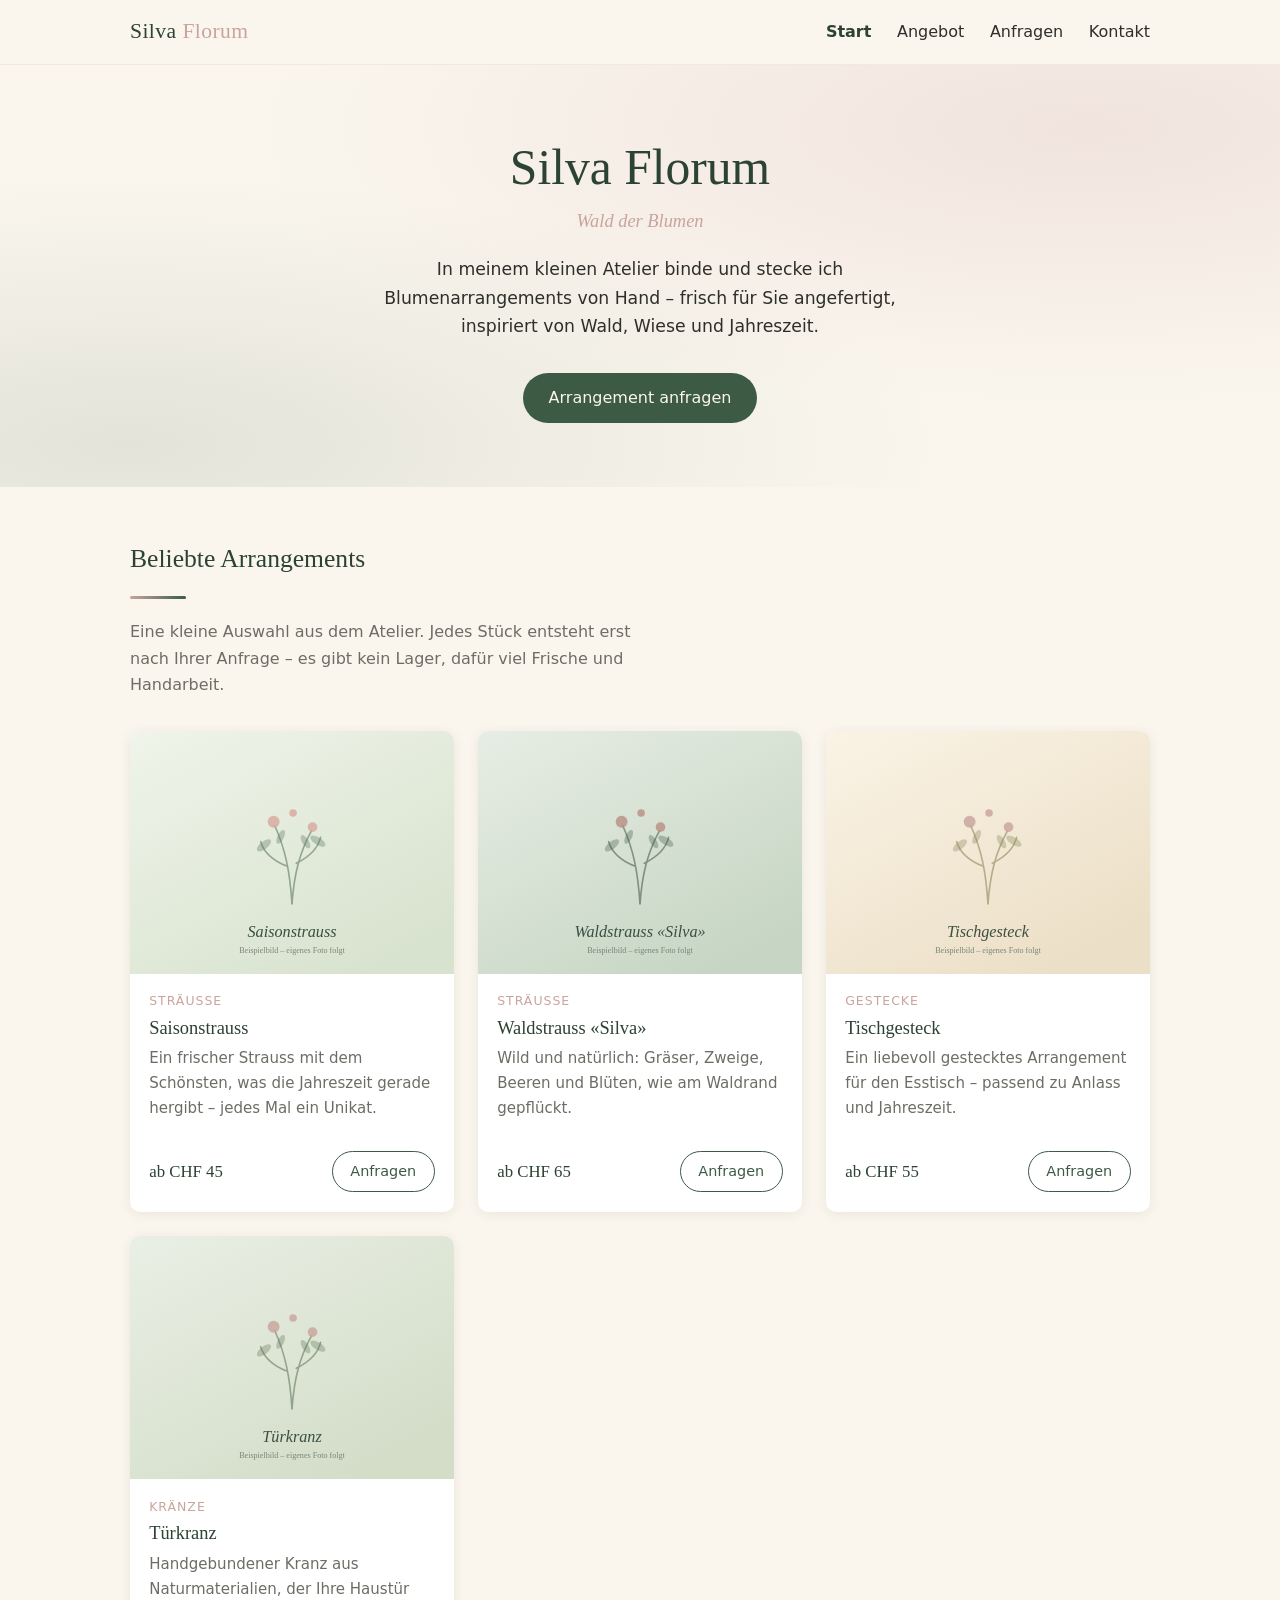
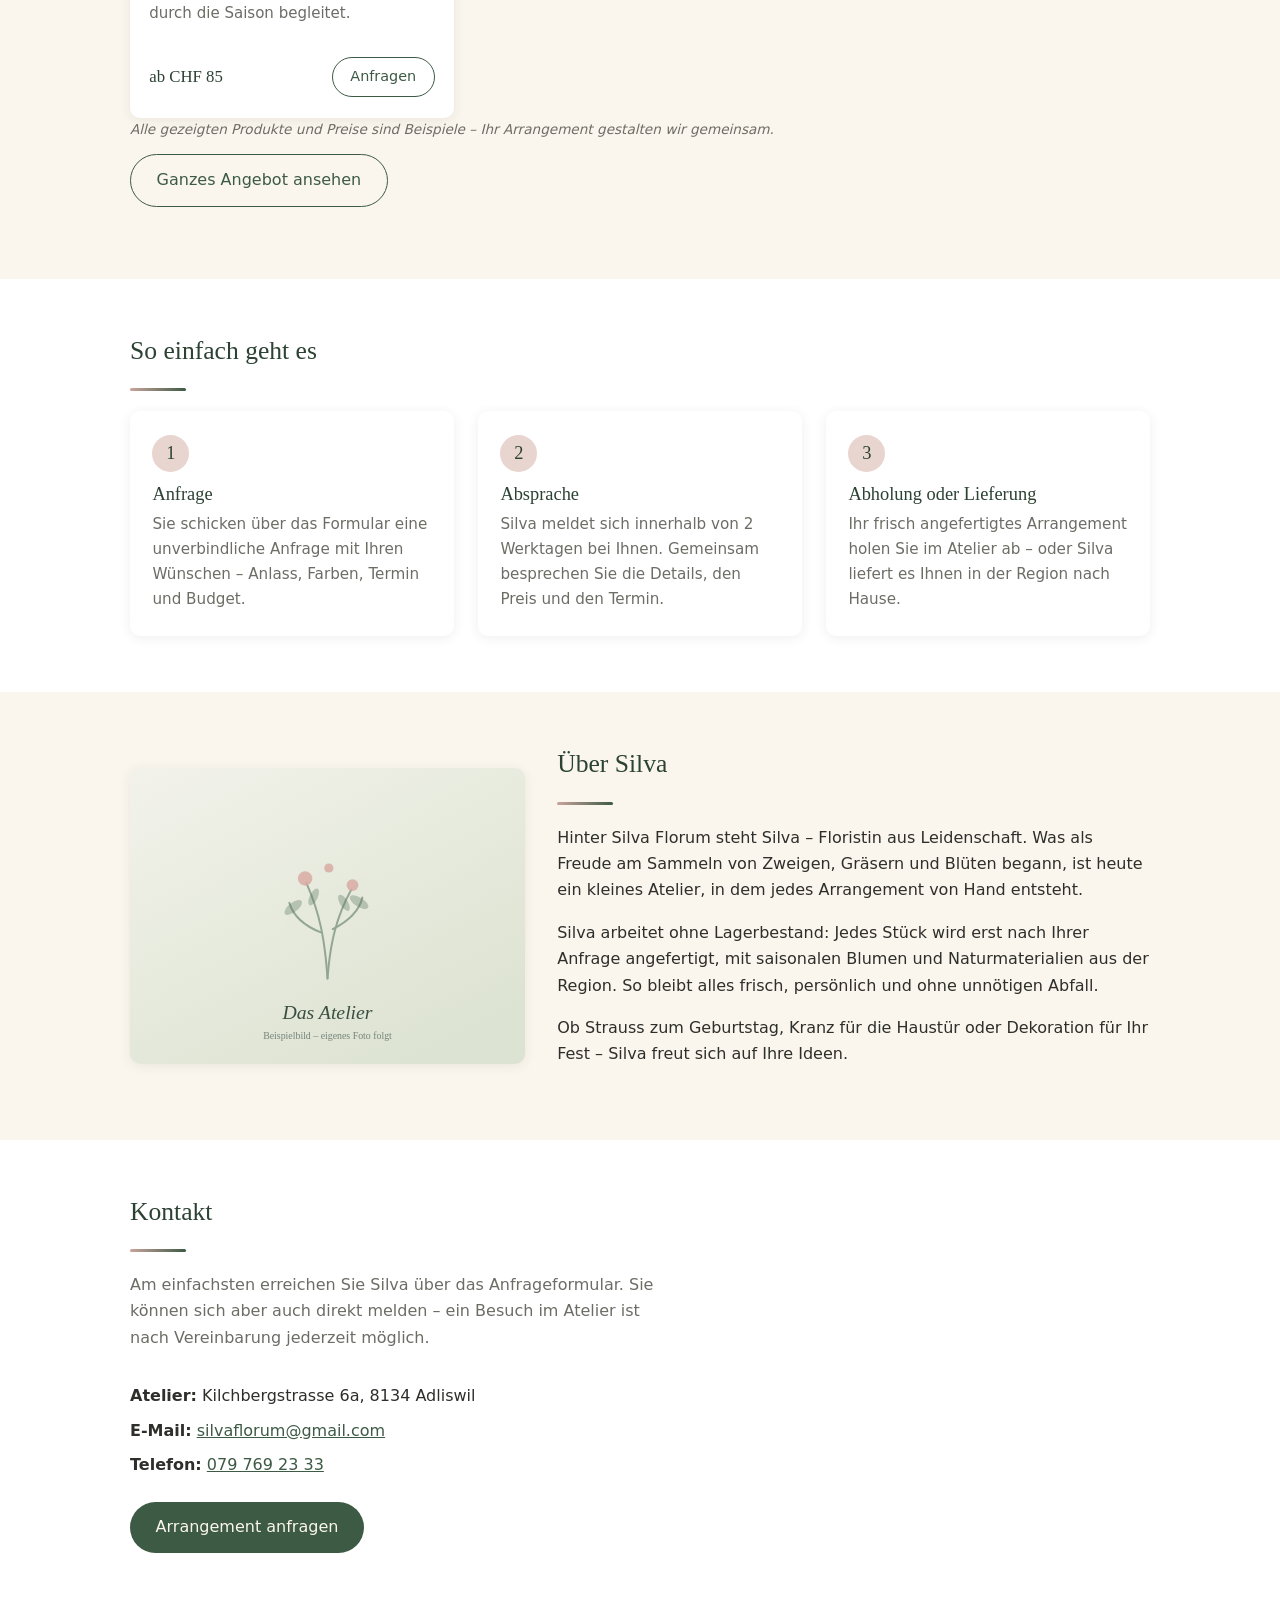
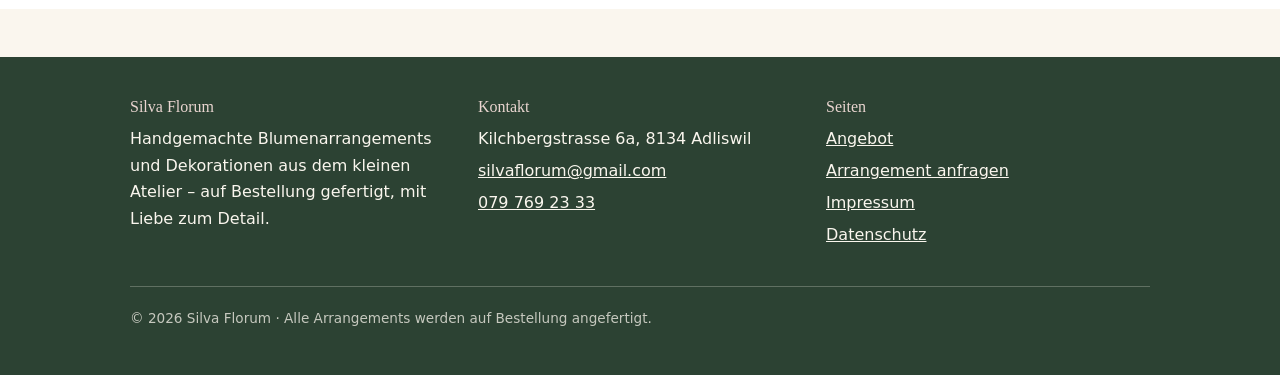
<file: index.html>
<!DOCTYPE html>
<html lang="de-CH">
<head>
  <meta charset="UTF-8">
  <meta name="viewport" content="width=device-width, initial-scale=1.0">
  <title>Silva Florum – Wald der Blumen | Blumenatelier</title>
  <meta name="description" content="Silva Florum – handgemachte Blumenarrangements und Dekorationen auf Bestellung. Kleines Blumenatelier in der Schweiz, Abholung im Atelier oder regionale Lieferung.">
  <link rel="stylesheet" href="css/style.css">
</head>
<body>

  <!-- ================= Header (auf allen Seiten identisch) ================= -->
  <header class="kopf">
    <div class="inhalt kopf-innen">
      <a class="logo" href="index.html">Silva <span>Florum</span></a>
      <button class="nav-knopf" aria-expanded="false" aria-controls="hauptnavigation" aria-label="Menü öffnen oder schliessen">
        <span></span><span></span><span></span>
      </button>
      <nav class="navigation" id="hauptnavigation" aria-label="Hauptnavigation">
        <ul>
          <li><a href="index.html" aria-current="page">Start</a></li>
          <li><a href="angebot.html">Angebot</a></li>
          <li><a href="bestellen.html">Anfragen</a></li>
          <li><a href="index.html#kontakt">Kontakt</a></li>
        </ul>
      </nav>
    </div>
  </header>

  <main>

    <!-- ================= Hero ================= -->
    <section class="hero">
      <div class="inhalt">
        <h1>Silva Florum</h1>
        <p class="untertitel">Wald der Blumen</p>
        <p class="einleitung">
          In meinem kleinen Atelier binde und stecke ich Blumenarrangements von Hand –
          frisch für Sie angefertigt, inspiriert von Wald, Wiese und Jahreszeit.
        </p>
        <a class="button button--primaer" href="bestellen.html">Arrangement anfragen</a>
      </div>
    </section>

    <!-- ================= Hervorgehobene Arrangements ================= -->
    <section class="abschnitt">
      <div class="inhalt">
        <h2>Beliebte Arrangements</h2>
        <hr class="zier-linie">
        <p class="abschnitt-untertitel">
          Eine kleine Auswahl aus dem Atelier. Jedes Stück entsteht erst nach Ihrer
          Anfrage – es gibt kein Lager, dafür viel Frische und Handarbeit.
        </p>
        <div class="karten-raster" id="hervorgehobene-produkte">
          <!-- Karten werden per JavaScript aus data/products.js eingesetzt -->
        </div>
        <p class="beispiel-hinweis">
          Alle gezeigten Produkte und Preise sind Beispiele – Ihr Arrangement gestalten wir gemeinsam.
        </p>
        <p><a class="button button--sekundaer" href="angebot.html">Ganzes Angebot ansehen</a></p>
      </div>
    </section>

    <!-- ================= Ablauf in 3 Schritten ================= -->
    <section class="abschnitt abschnitt--hell">
      <div class="inhalt">
        <h2>So einfach geht es</h2>
        <hr class="zier-linie">
        <div class="schritte">
          <div class="schritt">
            <h3>Anfrage</h3>
            <p>
              Sie schicken über das Formular eine unverbindliche Anfrage mit Ihren
              Wünschen – Anlass, Farben, Termin und Budget.
            </p>
          </div>
          <div class="schritt">
            <h3>Absprache</h3>
            <p>
              Silva meldet sich innerhalb von 2 Werktagen bei Ihnen. Gemeinsam
              besprechen Sie die Details, den Preis und den Termin.
            </p>
          </div>
          <div class="schritt">
            <h3>Abholung oder Lieferung</h3>
            <p>
              Ihr frisch angefertigtes Arrangement holen Sie im Atelier ab – oder
              Silva liefert es Ihnen in der Region nach Hause.
            </p>
          </div>
        </div>
      </div>
    </section>

    <!-- ================= Über Silva ================= -->
    <section class="abschnitt">
      <div class="inhalt ueber">
        <div class="ueber-bild">
          <img src="images/atelier.svg" alt="Beispielbild: Das Atelier von Silva Florum">
        </div>
        <div>
          <h2>Über Silva</h2>
          <hr class="zier-linie">
          <!-- TODO: Die drei Absätze unten durch Silvas eigene Geschichte ersetzen.
               Jeder Absatz steht zwischen <p> und </p> – diese Klammern stehen lassen. -->
          <p>
            Hinter Silva Florum steht Silva – Floristin aus Leidenschaft. Was als
            Freude am Sammeln von Zweigen, Gräsern und Blüten begann, ist heute ein
            kleines Atelier, in dem jedes Arrangement von Hand entsteht.
          </p>
          <p>
            Silva arbeitet ohne Lagerbestand: Jedes Stück wird erst nach Ihrer
            Anfrage angefertigt, mit saisonalen Blumen und Naturmaterialien aus der
            Region. So bleibt alles frisch, persönlich und ohne unnötigen Abfall.
          </p>
          <p>
            Ob Strauss zum Geburtstag, Kranz für die Haustür oder Dekoration für
            Ihr Fest – Silva freut sich auf Ihre Ideen.
          </p>
        </div>
      </div>
    </section>

    <!-- ================= Kontakt ================= -->
    <section class="abschnitt abschnitt--hell" id="kontakt">
      <div class="inhalt">
        <h2>Kontakt</h2>
        <hr class="zier-linie">
        <p class="abschnitt-untertitel">
          Am einfachsten erreichen Sie Silva über das Anfrageformular. Sie können
          sich aber auch direkt melden – ein Besuch im Atelier ist nach Vereinbarung
          jederzeit möglich.
        </p>
        <ul class="kontakt-liste">
          <!-- Angaben kommen automatisch aus data/einstellungen.js -->
          <li><strong>Atelier:</strong> <span data-feld="adresse"></span></li>
          <li><strong>E-Mail:</strong> <a data-feld="email"></a></li>
          <li><strong>Telefon:</strong> <a data-feld="telefon"></a></li>
        </ul>
        <a class="button button--primaer" href="bestellen.html">Arrangement anfragen</a>
      </div>
    </section>

  </main>

  <!-- ================= Footer (auf allen Seiten identisch) ================= -->
  <footer class="fuss">
    <div class="inhalt">
      <div class="fuss-raster">
        <div>
          <h3>Silva Florum</h3>
          <p>
            Handgemachte Blumenarrangements und Dekorationen aus dem kleinen
            Atelier – auf Bestellung gefertigt, mit Liebe zum Detail.
          </p>
        </div>
        <div>
          <h3>Kontakt</h3>
          <ul>
            <!-- Angaben kommen automatisch aus data/einstellungen.js -->
            <li><span data-feld="adresse"></span></li>
            <li><a data-feld="email"></a></li>
            <li><a data-feld="telefon"></a></li>
          </ul>
        </div>
        <div>
          <h3>Seiten</h3>
          <ul>
            <li><a href="angebot.html">Angebot</a></li>
            <li><a href="bestellen.html">Arrangement anfragen</a></li>
            <li><a href="impressum.html">Impressum</a></li>
            <li><a href="datenschutz.html">Datenschutz</a></li>
          </ul>
        </div>
      </div>
      <p class="fuss-unten">
        © <span id="jahr">2026</span> Silva Florum · Alle Arrangements werden auf Bestellung angefertigt.
      </p>
    </div>
  </footer>

  <script src="data/products.js"></script>
  <script src="data/einstellungen.js"></script>
  <script src="js/main.js"></script>
  <script>
    // Auf der Startseite nur die hervorgehobenen Produkte zeigen
    document.addEventListener("DOMContentLoaded", function () {
      zeigeProdukte("hervorgehobene-produkte", true);
    });
  </script>
</body>
</html>
</file>
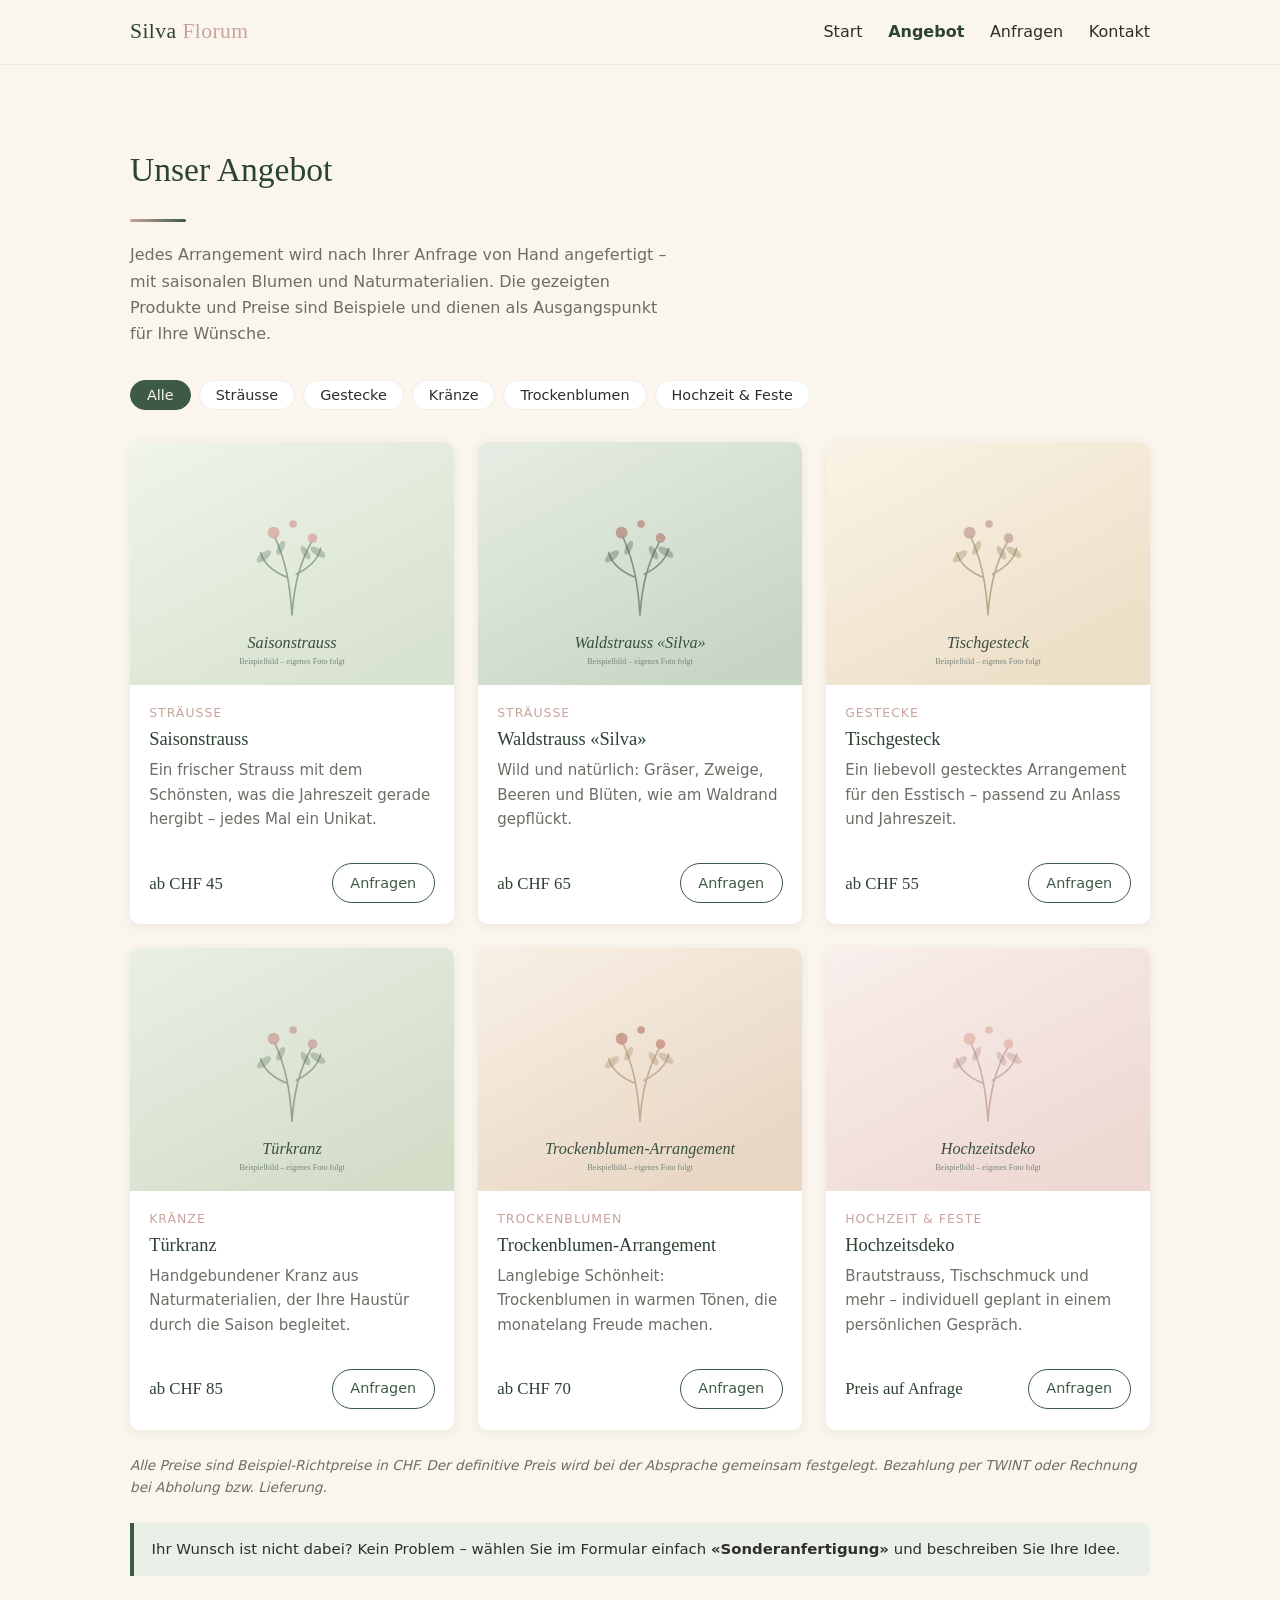
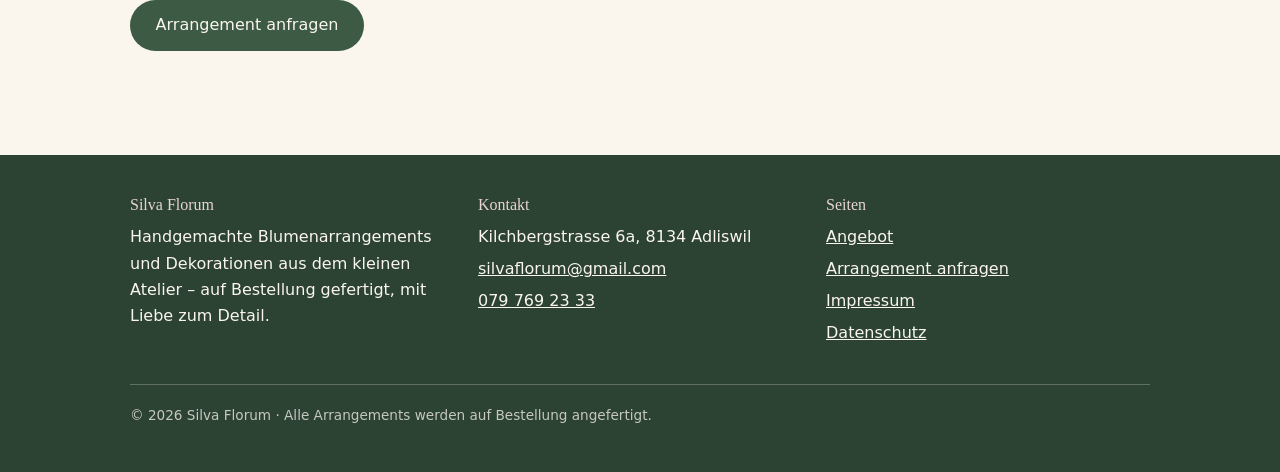
<file: angebot.html>
<!DOCTYPE html>
<html lang="de-CH">
<head>
  <meta charset="UTF-8">
  <meta name="viewport" content="width=device-width, initial-scale=1.0">
  <title>Angebot | Silva Florum – Wald der Blumen</title>
  <meta name="description" content="Das Angebot von Silva Florum: Sträusse, Gestecke, Kränze, Trockenblumen und Hochzeitsdeko – alles handgemacht und auf Bestellung angefertigt.">
  <link rel="stylesheet" href="css/style.css">
</head>
<body>

  <!-- ================= Header (auf allen Seiten identisch) ================= -->
  <header class="kopf">
    <div class="inhalt kopf-innen">
      <a class="logo" href="index.html">Silva <span>Florum</span></a>
      <button class="nav-knopf" aria-expanded="false" aria-controls="hauptnavigation" aria-label="Menü öffnen oder schliessen">
        <span></span><span></span><span></span>
      </button>
      <nav class="navigation" id="hauptnavigation" aria-label="Hauptnavigation">
        <ul>
          <li><a href="index.html">Start</a></li>
          <li><a href="angebot.html" aria-current="page">Angebot</a></li>
          <li><a href="bestellen.html">Anfragen</a></li>
          <li><a href="index.html#kontakt">Kontakt</a></li>
        </ul>
      </nav>
    </div>
  </header>

  <main>
    <section class="abschnitt">
      <div class="inhalt">
        <h1>Unser Angebot</h1>
        <hr class="zier-linie">
        <p class="abschnitt-untertitel">
          Jedes Arrangement wird nach Ihrer Anfrage von Hand angefertigt – mit
          saisonalen Blumen und Naturmaterialien. Die gezeigten Produkte und Preise
          sind Beispiele und dienen als Ausgangspunkt für Ihre Wünsche.
        </p>

        <!-- Filterknöpfe werden per JavaScript aus den Kategorien erzeugt -->
        <div class="filter-leiste" id="kategorie-filter" role="group" aria-label="Nach Kategorie filtern"></div>

        <div class="karten-raster" id="alle-produkte">
          <!-- Karten werden per JavaScript aus data/products.js eingesetzt -->
        </div>

        <p class="beispiel-hinweis" style="margin-top: 1.5rem;">
          Alle Preise sind Beispiel-Richtpreise in CHF. Der definitive Preis wird
          bei der Absprache gemeinsam festgelegt. Bezahlung per TWINT oder Rechnung
          bei Abholung bzw. Lieferung.
        </p>

        <div class="info-kasten">
          Ihr Wunsch ist nicht dabei? Kein Problem – wählen Sie im Formular einfach
          <strong>«Sonderanfertigung»</strong> und beschreiben Sie Ihre Idee.
        </div>

        <a class="button button--primaer" href="bestellen.html">Arrangement anfragen</a>
      </div>
    </section>
  </main>

  <!-- ================= Footer (auf allen Seiten identisch) ================= -->
  <footer class="fuss">
    <div class="inhalt">
      <div class="fuss-raster">
        <div>
          <h3>Silva Florum</h3>
          <p>
            Handgemachte Blumenarrangements und Dekorationen aus dem kleinen
            Atelier – auf Bestellung gefertigt, mit Liebe zum Detail.
          </p>
        </div>
        <div>
          <h3>Kontakt</h3>
          <ul>
            <!-- Angaben kommen automatisch aus data/einstellungen.js -->
            <li><span data-feld="adresse"></span></li>
            <li><a data-feld="email"></a></li>
            <li><a data-feld="telefon"></a></li>
          </ul>
        </div>
        <div>
          <h3>Seiten</h3>
          <ul>
            <li><a href="angebot.html">Angebot</a></li>
            <li><a href="bestellen.html">Arrangement anfragen</a></li>
            <li><a href="impressum.html">Impressum</a></li>
            <li><a href="datenschutz.html">Datenschutz</a></li>
          </ul>
        </div>
      </div>
      <p class="fuss-unten">
        © <span id="jahr">2026</span> Silva Florum · Alle Arrangements werden auf Bestellung angefertigt.
      </p>
    </div>
  </footer>

  <script src="data/products.js"></script>
  <script src="data/einstellungen.js"></script>
  <script src="js/main.js"></script>
  <script>
    // Auf der Angebotsseite alle Produkte samt Kategorie-Filter zeigen
    document.addEventListener("DOMContentLoaded", function () {
      zeigeProdukte("alle-produkte", false);
      baueKategorieFilter("kategorie-filter", "alle-produkte");
    });
  </script>
</body>
</html>
</file>
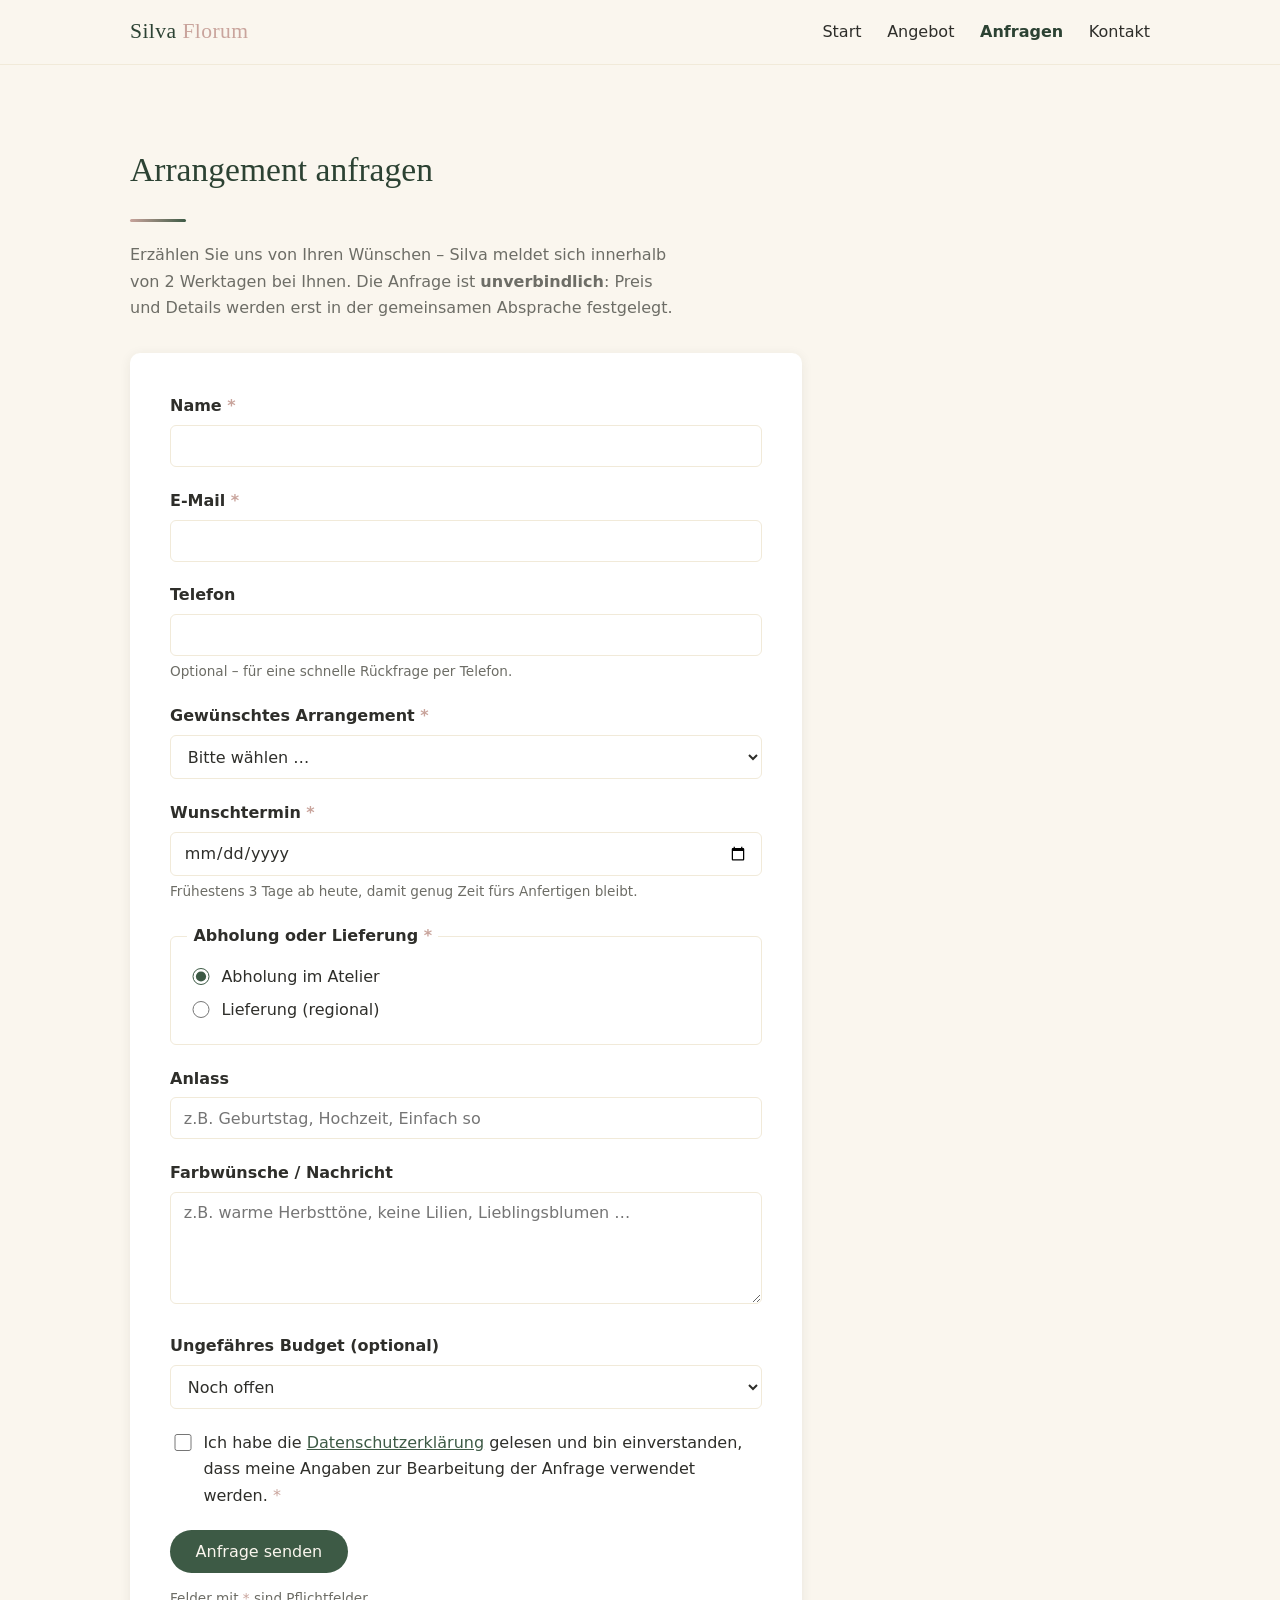
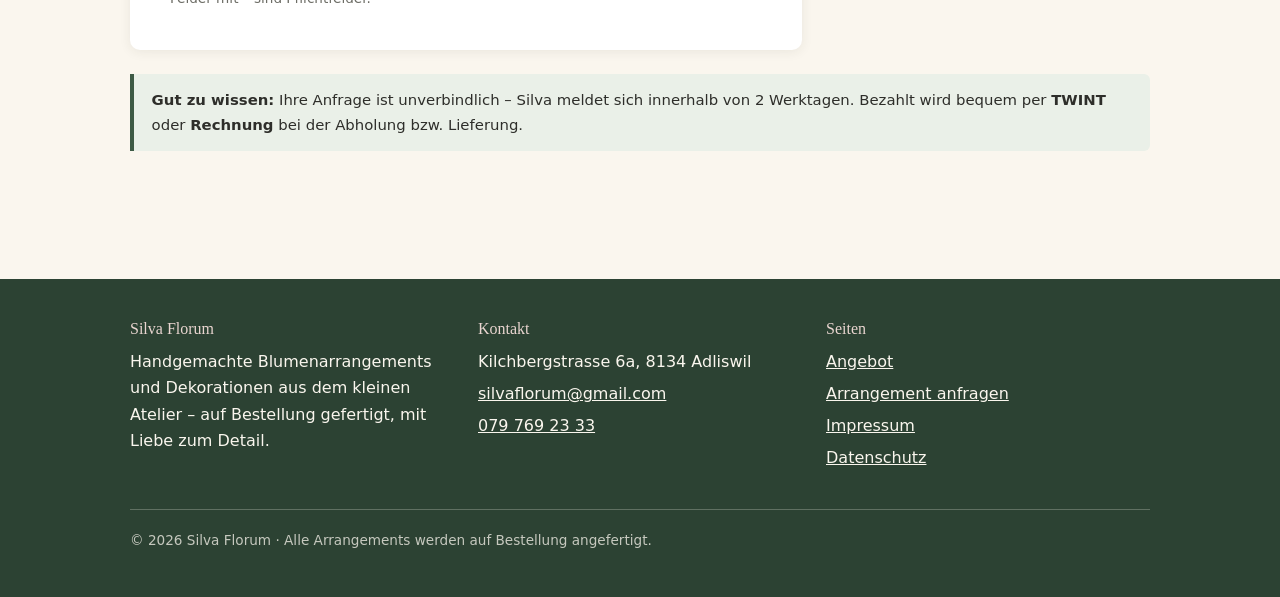
<file: bestellen.html>
<!DOCTYPE html>
<html lang="de-CH">
<head>
  <meta charset="UTF-8">
  <meta name="viewport" content="width=device-width, initial-scale=1.0">
  <title>Arrangement anfragen | Silva Florum – Wald der Blumen</title>
  <meta name="description" content="Fragen Sie unverbindlich ein handgemachtes Blumenarrangement bei Silva Florum an – Abholung im Atelier oder regionale Lieferung.">
  <link rel="stylesheet" href="css/style.css">
</head>
<body>

  <!-- ================= Header (auf allen Seiten identisch) ================= -->
  <header class="kopf">
    <div class="inhalt kopf-innen">
      <a class="logo" href="index.html">Silva <span>Florum</span></a>
      <button class="nav-knopf" aria-expanded="false" aria-controls="hauptnavigation" aria-label="Menü öffnen oder schliessen">
        <span></span><span></span><span></span>
      </button>
      <nav class="navigation" id="hauptnavigation" aria-label="Hauptnavigation">
        <ul>
          <li><a href="index.html">Start</a></li>
          <li><a href="angebot.html">Angebot</a></li>
          <li><a href="bestellen.html" aria-current="page">Anfragen</a></li>
          <li><a href="index.html#kontakt">Kontakt</a></li>
        </ul>
      </nav>
    </div>
  </header>

  <main>
    <section class="abschnitt">
      <div class="inhalt">
        <h1>Arrangement anfragen</h1>
        <hr class="zier-linie">
        <p class="abschnitt-untertitel">
          Erzählen Sie uns von Ihren Wünschen – Silva meldet sich innerhalb von
          2&nbsp;Werktagen bei Ihnen. Die Anfrage ist <strong>unverbindlich</strong>:
          Preis und Details werden erst in der gemeinsamen Absprache festgelegt.
        </p>

        <!-- Erfolgs- oder Fehlermeldung nach dem Absenden -->
        <div id="formular-meldung" class="meldung" hidden role="status"></div>

        <!-- Die Adresse im action-Attribut wird beim Laden automatisch aus
             der Formspree-ID in data/einstellungen.js gesetzt (js/bestellen.js). -->
        <form id="anfrage-formular" class="formular"
              action="https://formspree.io/f/FORMSPREE_ID" method="POST" novalidate>

          <div class="formular-feld">
            <label for="name">Name <span class="pflicht" aria-hidden="true">*</span></label>
            <input type="text" id="name" name="Name" required autocomplete="name">
          </div>

          <div class="formular-feld">
            <label for="email">E-Mail <span class="pflicht" aria-hidden="true">*</span></label>
            <!-- Der Feldname muss «email» heissen: So setzt Formspree die Kundenadresse
                 als Antwortadresse, und Silva kann direkt auf «Antworten» klicken. -->
            <input type="email" id="email" name="email" required autocomplete="email">
          </div>

          <div class="formular-feld">
            <label for="telefon">Telefon</label>
            <input type="tel" id="telefon" name="Telefon" autocomplete="tel">
            <p class="feld-hinweis">Optional – für eine schnelle Rückfrage per Telefon.</p>
          </div>

          <div class="formular-feld">
            <label for="arrangement">Gewünschtes Arrangement <span class="pflicht" aria-hidden="true">*</span></label>
            <select id="arrangement" name="Arrangement" required>
              <option value="" disabled selected>Bitte wählen …</option>
              <!-- Weitere Optionen werden per JavaScript aus data/products.js eingefügt -->
            </select>
          </div>

          <div class="formular-feld">
            <label for="wunschtermin">Wunschtermin <span class="pflicht" aria-hidden="true">*</span></label>
            <input type="date" id="wunschtermin" name="Wunschtermin" required>
            <p class="feld-hinweis">
              Frühestens 3 Tage ab heute, damit genug Zeit fürs Anfertigen bleibt.
            </p>
          </div>

          <div class="formular-feld">
            <fieldset>
              <legend>Abholung oder Lieferung <span class="pflicht" aria-hidden="true">*</span></legend>
              <div class="radio-zeile">
                <input type="radio" id="uebergabe-abholung" name="Übergabe" value="Abholung im Atelier" checked>
                <label for="uebergabe-abholung">Abholung im Atelier</label>
              </div>
              <div class="radio-zeile">
                <input type="radio" id="uebergabe-lieferung" name="Übergabe" value="Lieferung">
                <label for="uebergabe-lieferung">Lieferung (regional)</label>
              </div>
            </fieldset>
          </div>

          <!-- Erscheint nur, wenn «Lieferung» gewählt ist -->
          <div class="formular-feld" id="adress-bereich" hidden>
            <label for="lieferadresse">Lieferadresse <span class="pflicht" aria-hidden="true">*</span></label>
            <textarea id="lieferadresse" name="Lieferadresse"
                      placeholder="Strasse und Hausnummer, PLZ Ort"></textarea>
          </div>

          <div class="formular-feld">
            <label for="anlass">Anlass</label>
            <input type="text" id="anlass" name="Anlass"
                   placeholder="z.B. Geburtstag, Hochzeit, Einfach so">
          </div>

          <div class="formular-feld">
            <label for="nachricht">Farbwünsche / Nachricht</label>
            <textarea id="nachricht" name="Nachricht"
                      placeholder="z.B. warme Herbsttöne, keine Lilien, Lieblingsblumen …"></textarea>
          </div>

          <div class="formular-feld">
            <label for="budget">Ungefähres Budget (optional)</label>
            <select id="budget" name="Budget">
              <option value="" selected>Noch offen</option>
              <option value="bis CHF 50">bis CHF 50</option>
              <option value="CHF 50–100">CHF 50–100</option>
              <option value="CHF 100–200">CHF 100–200</option>
              <option value="über CHF 200">über CHF 200</option>
            </select>
          </div>

          <div class="formular-feld">
            <div class="checkbox-zeile">
              <input type="checkbox" id="datenschutz" name="Datenschutz akzeptiert" value="Ja" required>
              <label for="datenschutz">
                Ich habe die <a href="datenschutz.html">Datenschutzerklärung</a> gelesen
                und bin einverstanden, dass meine Angaben zur Bearbeitung der Anfrage
                verwendet werden. <span class="pflicht" aria-hidden="true">*</span>
              </label>
            </div>
          </div>

          <button type="submit" class="button button--primaer">Anfrage senden</button>

          <p class="feld-hinweis" style="margin-top: 0.9rem;">
            Felder mit <span class="pflicht">*</span> sind Pflichtfelder.
          </p>
        </form>

        <div class="info-kasten">
          <strong>Gut zu wissen:</strong> Ihre Anfrage ist unverbindlich – Silva
          meldet sich innerhalb von 2&nbsp;Werktagen. Bezahlt wird bequem per
          <strong>TWINT</strong> oder <strong>Rechnung</strong> bei der Abholung
          bzw. Lieferung.
        </div>
      </div>
    </section>
  </main>

  <!-- ================= Footer (auf allen Seiten identisch) ================= -->
  <footer class="fuss">
    <div class="inhalt">
      <div class="fuss-raster">
        <div>
          <h3>Silva Florum</h3>
          <p>
            Handgemachte Blumenarrangements und Dekorationen aus dem kleinen
            Atelier – auf Bestellung gefertigt, mit Liebe zum Detail.
          </p>
        </div>
        <div>
          <h3>Kontakt</h3>
          <ul>
            <!-- Angaben kommen automatisch aus data/einstellungen.js -->
            <li><span data-feld="adresse"></span></li>
            <li><a data-feld="email"></a></li>
            <li><a data-feld="telefon"></a></li>
          </ul>
        </div>
        <div>
          <h3>Seiten</h3>
          <ul>
            <li><a href="angebot.html">Angebot</a></li>
            <li><a href="bestellen.html">Arrangement anfragen</a></li>
            <li><a href="impressum.html">Impressum</a></li>
            <li><a href="datenschutz.html">Datenschutz</a></li>
          </ul>
        </div>
      </div>
      <p class="fuss-unten">
        © <span id="jahr">2026</span> Silva Florum · Alle Arrangements werden auf Bestellung angefertigt.
      </p>
    </div>
  </footer>

  <script src="data/products.js"></script>
  <script src="data/einstellungen.js"></script>
  <script src="js/main.js"></script>
  <script src="js/bestellen.js"></script>
</body>
</html>
</file>
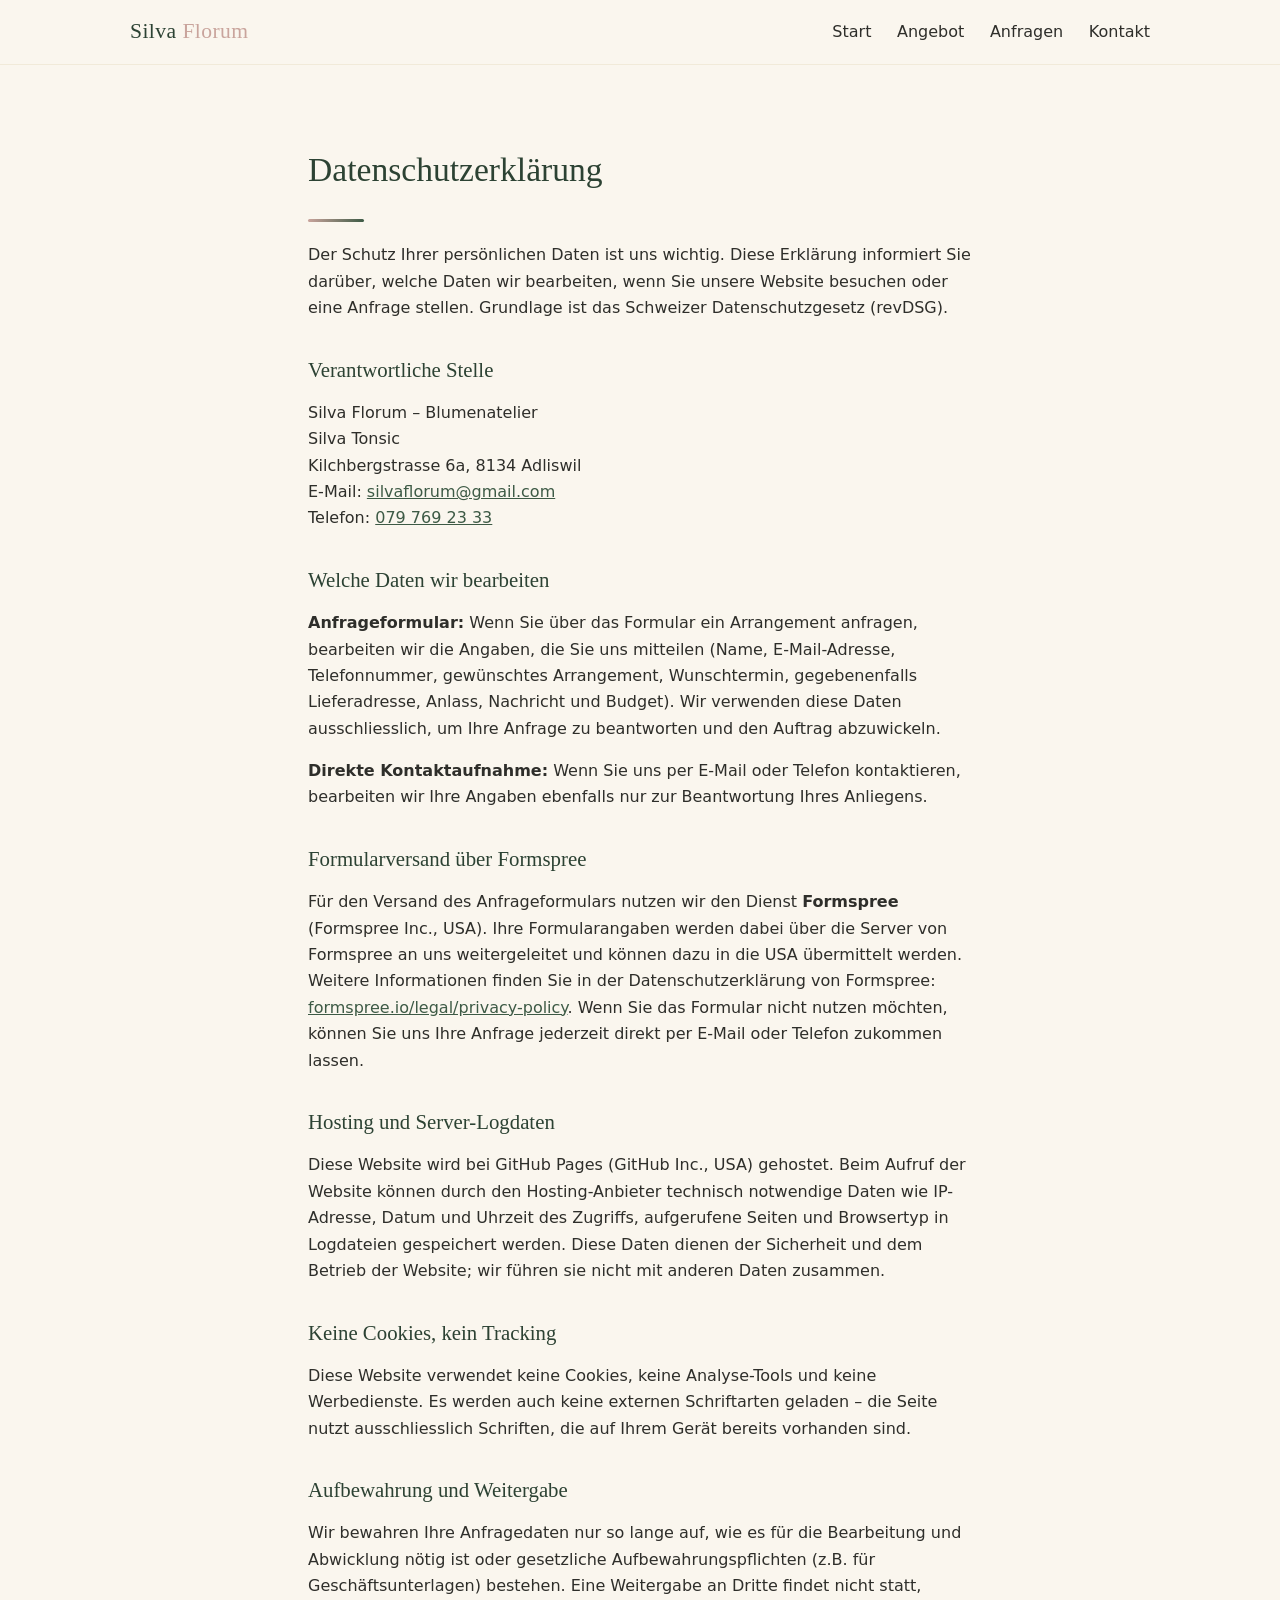
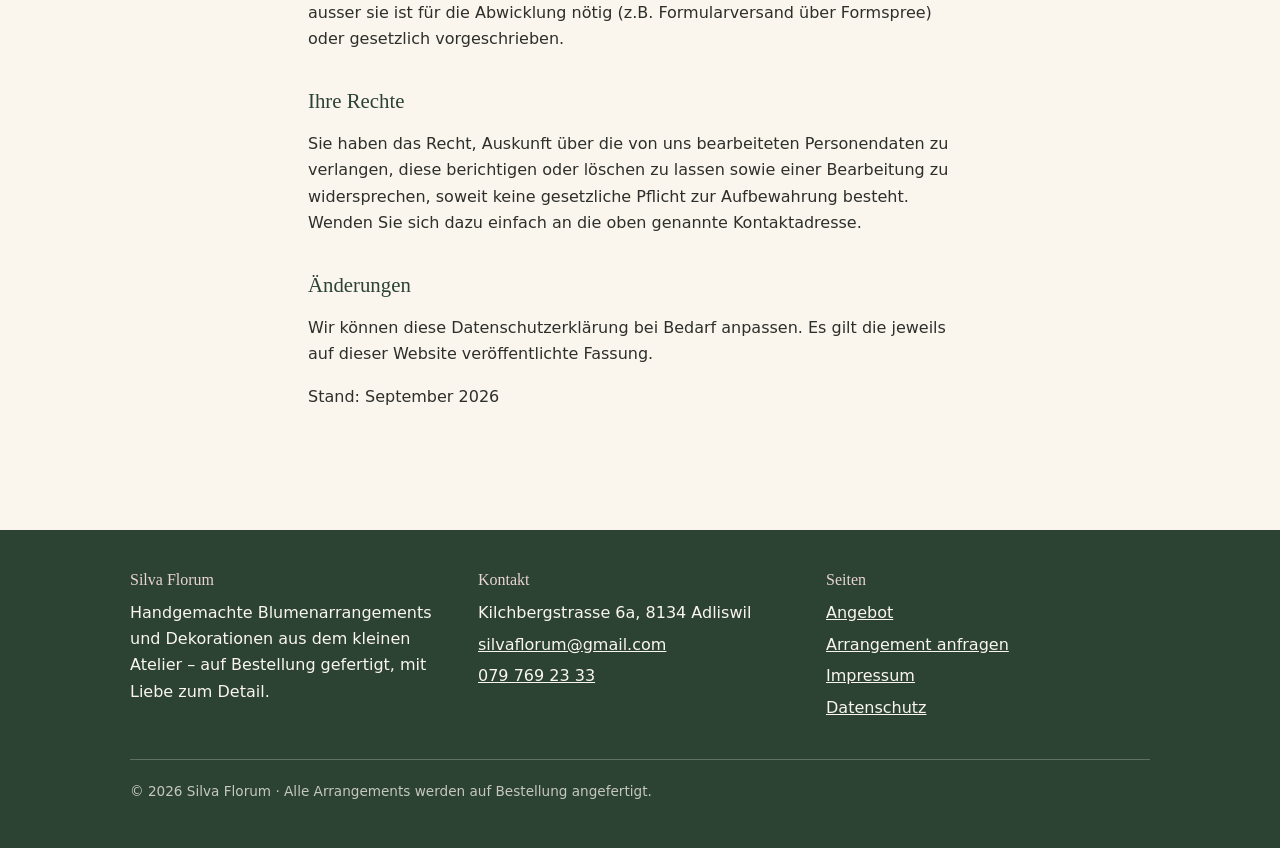
<file: datenschutz.html>
<!DOCTYPE html>
<html lang="de-CH">
<head>
  <meta charset="UTF-8">
  <meta name="viewport" content="width=device-width, initial-scale=1.0">
  <title>Datenschutz | Silva Florum – Wald der Blumen</title>
  <meta name="robots" content="noindex">
  <link rel="stylesheet" href="css/style.css">
</head>
<body>

  <!-- ================= Header (auf allen Seiten identisch) ================= -->
  <header class="kopf">
    <div class="inhalt kopf-innen">
      <a class="logo" href="index.html">Silva <span>Florum</span></a>
      <button class="nav-knopf" aria-expanded="false" aria-controls="hauptnavigation" aria-label="Menü öffnen oder schliessen">
        <span></span><span></span><span></span>
      </button>
      <nav class="navigation" id="hauptnavigation" aria-label="Hauptnavigation">
        <ul>
          <li><a href="index.html">Start</a></li>
          <li><a href="angebot.html">Angebot</a></li>
          <li><a href="bestellen.html">Anfragen</a></li>
          <li><a href="index.html#kontakt">Kontakt</a></li>
        </ul>
      </nav>
    </div>
  </header>

  <main>
    <section class="abschnitt">
      <div class="inhalt textseite">
        <h1>Datenschutzerklärung</h1>
        <hr class="zier-linie">

        <p>
          Der Schutz Ihrer persönlichen Daten ist uns wichtig. Diese Erklärung
          informiert Sie darüber, welche Daten wir bearbeiten, wenn Sie unsere
          Website besuchen oder eine Anfrage stellen. Grundlage ist das
          Schweizer Datenschutzgesetz (revDSG).
        </p>

        <h2>Verantwortliche Stelle</h2>
        <p>
          <!-- Angaben kommen automatisch aus data/einstellungen.js -->
          Silva Florum – Blumenatelier<br>
          <span data-feld="name"></span><br>
          <span data-feld="adresse"></span><br>
          E-Mail: <a data-feld="email"></a><br>
          Telefon: <a data-feld="telefon"></a>
        </p>

        <h2>Welche Daten wir bearbeiten</h2>
        <p>
          <strong>Anfrageformular:</strong> Wenn Sie über das Formular ein
          Arrangement anfragen, bearbeiten wir die Angaben, die Sie uns mitteilen
          (Name, E-Mail-Adresse, Telefonnummer, gewünschtes Arrangement,
          Wunschtermin, gegebenenfalls Lieferadresse, Anlass, Nachricht und
          Budget). Wir verwenden diese Daten ausschliesslich, um Ihre Anfrage zu
          beantworten und den Auftrag abzuwickeln.
        </p>
        <p>
          <strong>Direkte Kontaktaufnahme:</strong> Wenn Sie uns per E-Mail oder
          Telefon kontaktieren, bearbeiten wir Ihre Angaben ebenfalls nur zur
          Beantwortung Ihres Anliegens.
        </p>

        <h2>Formularversand über Formspree</h2>
        <p>
          Für den Versand des Anfrageformulars nutzen wir den Dienst
          <strong>Formspree</strong> (Formspree Inc., USA). Ihre Formularangaben
          werden dabei über die Server von Formspree an uns weitergeleitet und
          können dazu in die USA übermittelt werden. Weitere Informationen finden
          Sie in der Datenschutzerklärung von Formspree:
          <a href="https://formspree.io/legal/privacy-policy/" rel="noopener noreferrer">formspree.io/legal/privacy-policy</a>.
          Wenn Sie das Formular nicht nutzen möchten, können Sie uns Ihre Anfrage
          jederzeit direkt per E-Mail oder Telefon zukommen lassen.
        </p>

        <h2>Hosting und Server-Logdaten</h2>
        <p>
          Diese Website wird bei
          <!-- Falls die Seite später bei Netlify statt GitHub Pages liegt:
               hier «Netlify (Netlify Inc., USA)» eintragen. -->
          GitHub Pages (GitHub Inc., USA)
          gehostet. Beim Aufruf der Website können durch den Hosting-Anbieter
          technisch notwendige Daten wie IP-Adresse, Datum und Uhrzeit des
          Zugriffs, aufgerufene Seiten und Browsertyp in Logdateien gespeichert
          werden. Diese Daten dienen der Sicherheit und dem Betrieb der Website;
          wir führen sie nicht mit anderen Daten zusammen.
        </p>

        <h2>Keine Cookies, kein Tracking</h2>
        <p>
          Diese Website verwendet keine Cookies, keine Analyse-Tools und keine
          Werbedienste. Es werden auch keine externen Schriftarten geladen – die
          Seite nutzt ausschliesslich Schriften, die auf Ihrem Gerät bereits
          vorhanden sind.
        </p>

        <h2>Aufbewahrung und Weitergabe</h2>
        <p>
          Wir bewahren Ihre Anfragedaten nur so lange auf, wie es für die
          Bearbeitung und Abwicklung nötig ist oder gesetzliche
          Aufbewahrungspflichten (z.B. für Geschäftsunterlagen) bestehen. Eine
          Weitergabe an Dritte findet nicht statt, ausser sie ist für die
          Abwicklung nötig (z.B. Formularversand über Formspree) oder gesetzlich
          vorgeschrieben.
        </p>

        <h2>Ihre Rechte</h2>
        <p>
          Sie haben das Recht, Auskunft über die von uns bearbeiteten
          Personendaten zu verlangen, diese berichtigen oder löschen zu lassen
          sowie einer Bearbeitung zu widersprechen, soweit keine gesetzliche
          Pflicht zur Aufbewahrung besteht. Wenden Sie sich dazu einfach an die
          oben genannte Kontaktadresse.
        </p>

        <h2>Änderungen</h2>
        <p>
          Wir können diese Datenschutzerklärung bei Bedarf anpassen. Es gilt die
          jeweils auf dieser Website veröffentlichte Fassung.
        </p>

        <p>Stand: September 2026</p>
      </div>
    </section>
  </main>

  <!-- ================= Footer (auf allen Seiten identisch) ================= -->
  <footer class="fuss">
    <div class="inhalt">
      <div class="fuss-raster">
        <div>
          <h3>Silva Florum</h3>
          <p>
            Handgemachte Blumenarrangements und Dekorationen aus dem kleinen
            Atelier – auf Bestellung gefertigt, mit Liebe zum Detail.
          </p>
        </div>
        <div>
          <h3>Kontakt</h3>
          <ul>
            <!-- Angaben kommen automatisch aus data/einstellungen.js -->
            <li><span data-feld="adresse"></span></li>
            <li><a data-feld="email"></a></li>
            <li><a data-feld="telefon"></a></li>
          </ul>
        </div>
        <div>
          <h3>Seiten</h3>
          <ul>
            <li><a href="angebot.html">Angebot</a></li>
            <li><a href="bestellen.html">Arrangement anfragen</a></li>
            <li><a href="impressum.html">Impressum</a></li>
            <li><a href="datenschutz.html">Datenschutz</a></li>
          </ul>
        </div>
      </div>
      <p class="fuss-unten">
        © <span id="jahr">2026</span> Silva Florum · Alle Arrangements werden auf Bestellung angefertigt.
      </p>
    </div>
  </footer>

  <script src="data/einstellungen.js"></script>
  <script src="js/main.js"></script>
</body>
</html>
</file>
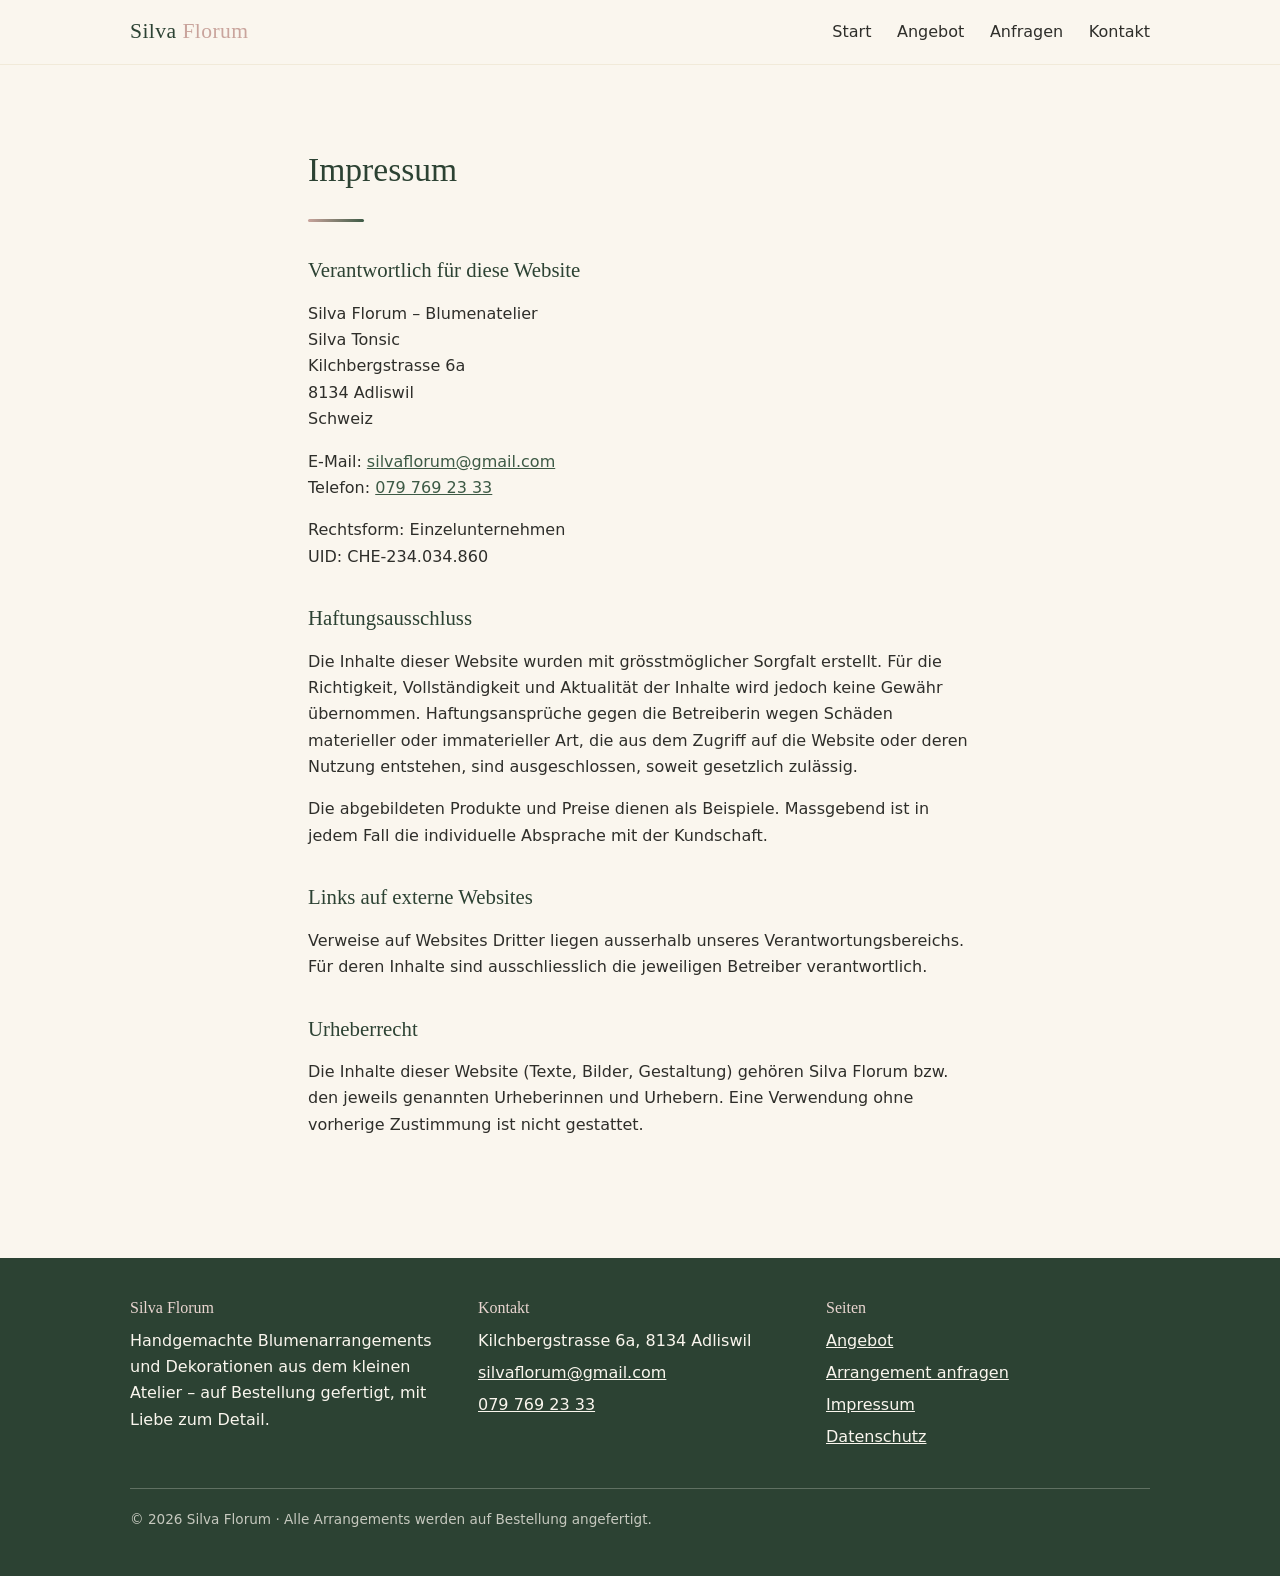
<file: impressum.html>
<!DOCTYPE html>
<html lang="de-CH">
<head>
  <meta charset="UTF-8">
  <meta name="viewport" content="width=device-width, initial-scale=1.0">
  <title>Impressum | Silva Florum – Wald der Blumen</title>
  <meta name="robots" content="noindex">
  <link rel="stylesheet" href="css/style.css">
</head>
<body>

  <!-- ================= Header (auf allen Seiten identisch) ================= -->
  <header class="kopf">
    <div class="inhalt kopf-innen">
      <a class="logo" href="index.html">Silva <span>Florum</span></a>
      <button class="nav-knopf" aria-expanded="false" aria-controls="hauptnavigation" aria-label="Menü öffnen oder schliessen">
        <span></span><span></span><span></span>
      </button>
      <nav class="navigation" id="hauptnavigation" aria-label="Hauptnavigation">
        <ul>
          <li><a href="index.html">Start</a></li>
          <li><a href="angebot.html">Angebot</a></li>
          <li><a href="bestellen.html">Anfragen</a></li>
          <li><a href="index.html#kontakt">Kontakt</a></li>
        </ul>
      </nav>
    </div>
  </header>

  <main>
    <section class="abschnitt">
      <div class="inhalt textseite">
        <h1>Impressum</h1>
        <hr class="zier-linie">

        <h2>Verantwortlich für diese Website</h2>
        <p>
          <!-- Angaben kommen automatisch aus data/einstellungen.js -->
          Silva Florum – Blumenatelier<br>
          <span data-feld="name"></span><br>
          <span data-feld="strasse"></span><br>
          <span data-feld="plz_ort"></span><br>
          Schweiz
        </p>
        <p>
          E-Mail: <a data-feld="email"></a><br>
          Telefon: <a data-feld="telefon"></a>
        </p>
        <p>
          Rechtsform: Einzelunternehmen<br>
          <!-- Die UID-Zeile erscheint nur, wenn in den Einstellungen eine UID steht -->
          <span data-nur-wenn="uid">UID: <span data-feld="uid"></span></span>
        </p>

        <h2>Haftungsausschluss</h2>
        <p>
          Die Inhalte dieser Website wurden mit grösstmöglicher Sorgfalt erstellt.
          Für die Richtigkeit, Vollständigkeit und Aktualität der Inhalte wird
          jedoch keine Gewähr übernommen. Haftungsansprüche gegen die Betreiberin
          wegen Schäden materieller oder immaterieller Art, die aus dem Zugriff auf
          die Website oder deren Nutzung entstehen, sind ausgeschlossen, soweit
          gesetzlich zulässig.
        </p>
        <p>
          Die abgebildeten Produkte und Preise dienen als Beispiele. Massgebend ist
          in jedem Fall die individuelle Absprache mit der Kundschaft.
        </p>

        <h2>Links auf externe Websites</h2>
        <p>
          Verweise auf Websites Dritter liegen ausserhalb unseres
          Verantwortungsbereichs. Für deren Inhalte sind ausschliesslich die
          jeweiligen Betreiber verantwortlich.
        </p>

        <h2>Urheberrecht</h2>
        <p>
          Die Inhalte dieser Website (Texte, Bilder, Gestaltung) gehören Silva
          Florum bzw. den jeweils genannten Urheberinnen und Urhebern. Eine
          Verwendung ohne vorherige Zustimmung ist nicht gestattet.
        </p>
      </div>
    </section>
  </main>

  <!-- ================= Footer (auf allen Seiten identisch) ================= -->
  <footer class="fuss">
    <div class="inhalt">
      <div class="fuss-raster">
        <div>
          <h3>Silva Florum</h3>
          <p>
            Handgemachte Blumenarrangements und Dekorationen aus dem kleinen
            Atelier – auf Bestellung gefertigt, mit Liebe zum Detail.
          </p>
        </div>
        <div>
          <h3>Kontakt</h3>
          <ul>
            <!-- Angaben kommen automatisch aus data/einstellungen.js -->
            <li><span data-feld="adresse"></span></li>
            <li><a data-feld="email"></a></li>
            <li><a data-feld="telefon"></a></li>
          </ul>
        </div>
        <div>
          <h3>Seiten</h3>
          <ul>
            <li><a href="angebot.html">Angebot</a></li>
            <li><a href="bestellen.html">Arrangement anfragen</a></li>
            <li><a href="impressum.html">Impressum</a></li>
            <li><a href="datenschutz.html">Datenschutz</a></li>
          </ul>
        </div>
      </div>
      <p class="fuss-unten">
        © <span id="jahr">2026</span> Silva Florum · Alle Arrangements werden auf Bestellung angefertigt.
      </p>
    </div>
  </footer>

  <script src="data/einstellungen.js"></script>
  <script src="js/main.js"></script>
</body>
</html>
</file>
<file: css/style.css>
/* ============================================================
   Silva Florum – zentrales Stylesheet
   Farbpalette und Grundwerte als CSS-Variablen (siehe :root).
   Mobile-first: Grundstile gelten fürs Handy, @media-Blöcke
   erweitern das Layout für grössere Bildschirme.
   ============================================================ */

:root {
  /* Farbpalette */
  --waldgruen: #3d5a45;
  --waldgruen-dunkel: #2c4233;
  --waldgruen-hell: #eaf0e8;
  --creme: #faf6ee;
  --creme-dunkel: #f1ead9;
  --rose: #e9d5d0;
  --rose-dunkel: #c9a49c;
  --anthrazit: #2e2e2a;
  --grau: #6d6d66;
  --weiss: #ffffff;

  /* Schriften (nur Systemschriften, keine externen Dienste) */
  --schrift-titel: Georgia, "Times New Roman", serif;
  --schrift-text: system-ui, -apple-system, "Segoe UI", Roboto, "Helvetica Neue", Arial, sans-serif;

  /* Abstände und Radien */
  --radius: 10px;
  --schatten: 0 2px 12px rgba(46, 46, 42, 0.08);
  --inhalt-breite: 1060px;
}

/* ---------- Grundlagen ---------- */

*,
*::before,
*::after {
  box-sizing: border-box;
}

html {
  scroll-behavior: smooth;
}

body {
  margin: 0;
  font-family: var(--schrift-text);
  font-size: 1rem;
  line-height: 1.65;
  color: var(--anthrazit);
  background-color: var(--creme);
}

h1,
h2,
h3 {
  font-family: var(--schrift-titel);
  font-weight: normal;
  color: var(--waldgruen-dunkel);
  line-height: 1.25;
}

h1 {
  font-size: 2.1rem;
}

h2 {
  font-size: 1.6rem;
  margin-top: 0;
}

h3 {
  font-size: 1.15rem;
}

p {
  margin: 0 0 1em;
}

a {
  color: var(--waldgruen);
}

a:hover,
a:focus {
  color: var(--waldgruen-dunkel);
}

img {
  max-width: 100%;
  display: block;
}

/* Elemente mit hidden-Attribut immer ausblenden, auch wenn eine
   Klasse (z.B. .karte mit display:flex) etwas anderes sagt. */
[hidden] {
  display: none !important;
}

.inhalt {
  max-width: var(--inhalt-breite);
  margin: 0 auto;
  padding: 0 1.25rem;
}

.abschnitt {
  padding: 3.5rem 0;
}

.abschnitt--hell {
  background-color: var(--weiss);
}

.abschnitt-untertitel {
  color: var(--grau);
  max-width: 34rem;
  margin-bottom: 2rem;
}

/* Kleine botanische Trennlinie unter Abschnittstiteln */
.zier-linie {
  width: 3.5rem;
  height: 3px;
  border: none;
  margin: 0.75rem 0 1.25rem;
  background: linear-gradient(to right, var(--rose-dunkel), var(--waldgruen));
  border-radius: 3px;
}

/* ---------- Buttons ---------- */

.button {
  display: inline-block;
  padding: 0.75rem 1.6rem;
  border: none;
  border-radius: 999px;
  font-family: var(--schrift-text);
  font-size: 1rem;
  text-decoration: none;
  cursor: pointer;
  transition: background-color 0.2s ease, color 0.2s ease;
}

.button--primaer {
  background-color: var(--waldgruen);
  color: var(--creme);
}

.button--primaer:hover,
.button--primaer:focus {
  background-color: var(--waldgruen-dunkel);
  color: var(--weiss);
}

.button--sekundaer {
  background-color: transparent;
  color: var(--waldgruen);
  border: 1.5px solid var(--waldgruen);
}

.button--sekundaer:hover,
.button--sekundaer:focus {
  background-color: var(--waldgruen-hell);
  color: var(--waldgruen-dunkel);
}

/* ---------- Header und Navigation ---------- */

.kopf {
  background-color: var(--creme);
  border-bottom: 1px solid var(--creme-dunkel);
  position: sticky;
  top: 0;
  z-index: 10;
}

.kopf-innen {
  display: flex;
  flex-wrap: wrap;
  align-items: center;
  justify-content: space-between;
  gap: 1rem;
  padding-top: 0.9rem;
  padding-bottom: 0.9rem;
}

.logo {
  font-family: var(--schrift-titel);
  font-size: 1.35rem;
  color: var(--waldgruen-dunkel);
  text-decoration: none;
  letter-spacing: 0.02em;
}

.logo span {
  color: var(--rose-dunkel);
}

/* Burger-Knopf: nur am Handy sichtbar */
.nav-knopf {
  display: inline-flex;
  flex-direction: column;
  gap: 5px;
  background: none;
  border: none;
  padding: 0.5rem;
  cursor: pointer;
}

.nav-knopf span {
  width: 24px;
  height: 2px;
  background-color: var(--anthrazit);
  border-radius: 2px;
}

.navigation {
  display: none;
  width: 100%;
}

.navigation.offen {
  display: block;
}

.navigation ul {
  list-style: none;
  margin: 0;
  padding: 0.5rem 0 1rem;
}

.navigation a {
  display: block;
  padding: 0.6rem 0;
  text-decoration: none;
  color: var(--anthrazit);
  border-bottom: 1px solid var(--creme-dunkel);
}

.navigation a:hover,
.navigation a:focus,
.navigation a[aria-current="page"] {
  color: var(--waldgruen-dunkel);
}

.navigation a[aria-current="page"] {
  font-weight: 600;
}

@media (min-width: 720px) {
  .kopf-innen {
    flex-wrap: nowrap;
  }

  .nav-knopf {
    display: none;
  }

  .navigation {
    display: block;
    width: auto;
  }

  .navigation ul {
    display: flex;
    gap: 1.6rem;
    padding: 0;
  }

  .navigation a {
    border-bottom: none;
    padding: 0.25rem 0;
  }
}

/* ---------- Hero ---------- */

.hero {
  background:
    radial-gradient(ellipse at 85% 15%, rgba(233, 213, 208, 0.55), transparent 55%),
    radial-gradient(ellipse at 10% 90%, rgba(61, 90, 69, 0.12), transparent 50%),
    var(--creme);
  padding: 4.5rem 0 4rem;
  text-align: center;
}

.hero h1 {
  font-size: 2.4rem;
  margin: 0 0 0.4rem;
}

.hero .untertitel {
  font-family: var(--schrift-titel);
  font-style: italic;
  color: var(--rose-dunkel);
  font-size: 1.15rem;
  margin-bottom: 1.2rem;
}

.hero .einleitung {
  max-width: 32rem;
  margin: 0 auto 2rem;
  font-size: 1.08rem;
}

@media (min-width: 720px) {
  .hero h1 {
    font-size: 3.1rem;
  }
}

/* ---------- Produktkarten ---------- */

.karten-raster {
  display: grid;
  gap: 1.5rem;
  grid-template-columns: 1fr;
}

@media (min-width: 560px) {
  .karten-raster {
    grid-template-columns: repeat(2, 1fr);
  }
}

@media (min-width: 900px) {
  .karten-raster {
    grid-template-columns: repeat(3, 1fr);
  }
}

.karte {
  background-color: var(--weiss);
  border-radius: var(--radius);
  box-shadow: var(--schatten);
  overflow: hidden;
  display: flex;
  flex-direction: column;
}

.karte img {
  width: 100%;
  aspect-ratio: 4 / 3;
  object-fit: cover;
}

.karte-inhalt {
  padding: 1.1rem 1.2rem 1.3rem;
  display: flex;
  flex-direction: column;
  flex-grow: 1;
}

.karte-kategorie {
  font-size: 0.78rem;
  text-transform: uppercase;
  letter-spacing: 0.08em;
  color: var(--rose-dunkel);
  margin-bottom: 0.3rem;
}

.karte h3 {
  margin: 0 0 0.4rem;
}

.karte-beschreibung {
  font-size: 0.94rem;
  color: var(--grau);
  flex-grow: 1;
}

.karte-fuss {
  display: flex;
  align-items: center;
  justify-content: space-between;
  gap: 0.5rem;
  margin-top: 1rem;
}

.karte-preis {
  font-family: var(--schrift-titel);
  color: var(--waldgruen-dunkel);
  font-size: 1.05rem;
}

.karte .button {
  padding: 0.45rem 1.1rem;
  font-size: 0.9rem;
}

.beispiel-hinweis {
  font-size: 0.85rem;
  color: var(--grau);
  font-style: italic;
}

/* Kategorie-Filter auf der Angebotsseite */
.filter-leiste {
  display: flex;
  flex-wrap: wrap;
  gap: 0.5rem;
  margin-bottom: 2rem;
}

.filter-knopf {
  padding: 0.4rem 1rem;
  border: 1.5px solid var(--waldgruen-hell);
  border-radius: 999px;
  background-color: var(--weiss);
  color: var(--anthrazit);
  font-family: var(--schrift-text);
  font-size: 0.9rem;
  cursor: pointer;
}

.filter-knopf:hover {
  border-color: var(--waldgruen);
}

.filter-knopf.aktiv {
  background-color: var(--waldgruen);
  border-color: var(--waldgruen);
  color: var(--creme);
}

/* ---------- Ablauf in 3 Schritten ---------- */

.schritte {
  display: grid;
  gap: 1.5rem;
  grid-template-columns: 1fr;
  counter-reset: schritt;
}

@media (min-width: 720px) {
  .schritte {
    grid-template-columns: repeat(3, 1fr);
  }
}

.schritt {
  background-color: var(--weiss);
  border-radius: var(--radius);
  box-shadow: var(--schatten);
  padding: 1.5rem 1.4rem;
}

.schritt::before {
  counter-increment: schritt;
  content: counter(schritt);
  display: inline-flex;
  align-items: center;
  justify-content: center;
  width: 2.3rem;
  height: 2.3rem;
  border-radius: 50%;
  background-color: var(--rose);
  color: var(--waldgruen-dunkel);
  font-family: var(--schrift-titel);
  font-size: 1.15rem;
  margin-bottom: 0.7rem;
}

.schritt h3 {
  margin: 0 0 0.4rem;
}

.schritt p {
  margin: 0;
  font-size: 0.95rem;
  color: var(--grau);
}

/* ---------- Über Silva ---------- */

.ueber {
  display: grid;
  gap: 2rem;
  align-items: center;
}

@media (min-width: 720px) {
  .ueber {
    grid-template-columns: 2fr 3fr;
  }
}

.ueber-bild {
  border-radius: var(--radius);
  overflow: hidden;
  box-shadow: var(--schatten);
}

/* ---------- Kontakt ---------- */

.kontakt-liste {
  list-style: none;
  padding: 0;
  margin: 0 0 1.5rem;
}

.kontakt-liste li {
  margin-bottom: 0.5rem;
}

/* ---------- Formular ---------- */

.formular {
  background-color: var(--weiss);
  border-radius: var(--radius);
  box-shadow: var(--schatten);
  padding: 1.75rem 1.4rem;
  max-width: 42rem;
}

@media (min-width: 720px) {
  .formular {
    padding: 2.5rem;
  }
}

.formular-feld {
  margin-bottom: 1.3rem;
}

.formular-feld label {
  display: block;
  font-weight: 600;
  margin-bottom: 0.35rem;
}

.pflicht {
  color: var(--rose-dunkel);
}

.feld-hinweis {
  font-size: 0.85rem;
  color: var(--grau);
  margin: 0.25rem 0 0;
}

input[type="text"],
input[type="email"],
input[type="tel"],
input[type="date"],
select,
textarea {
  width: 100%;
  padding: 0.65rem 0.8rem;
  border: 1.5px solid var(--creme-dunkel);
  border-radius: 6px;
  font-family: var(--schrift-text);
  font-size: 1rem;
  color: var(--anthrazit);
  background-color: var(--weiss);
}

input:focus,
select:focus,
textarea:focus {
  outline: 2px solid var(--waldgruen);
  outline-offset: 1px;
  border-color: var(--waldgruen);
}

textarea {
  min-height: 7rem;
  resize: vertical;
}

fieldset {
  border: 1.5px solid var(--creme-dunkel);
  border-radius: 6px;
  padding: 0.9rem 1rem;
  margin: 0;
}

legend {
  font-weight: 600;
  padding: 0 0.4rem;
}

.radio-zeile,
.checkbox-zeile {
  display: flex;
  align-items: flex-start;
  gap: 0.55rem;
  margin-bottom: 0.4rem;
}

.radio-zeile label,
.checkbox-zeile label {
  font-weight: normal;
  margin: 0;
}

.radio-zeile input,
.checkbox-zeile input {
  width: 1.1rem;
  height: 1.1rem;
  margin-top: 0.25rem;
  flex-shrink: 0;
  accent-color: var(--waldgruen);
}

/* Meldungen (Erfolg / Fehler) */
.meldung {
  padding: 1rem 1.2rem;
  border-radius: 6px;
  margin-bottom: 1.3rem;
}

.meldung--erfolg {
  background-color: var(--waldgruen-hell);
  border: 1.5px solid var(--waldgruen);
  color: var(--waldgruen-dunkel);
}

.meldung--fehler {
  background-color: #f9e8e6;
  border: 1.5px solid var(--rose-dunkel);
  color: #7c4038;
}

.info-kasten {
  background-color: var(--waldgruen-hell);
  border-left: 4px solid var(--waldgruen);
  border-radius: 0 6px 6px 0;
  padding: 0.9rem 1.1rem;
  font-size: 0.93rem;
  margin: 1.5rem 0;
}

/* ---------- Rechtstexte (Impressum, Datenschutz) ---------- */

.textseite {
  max-width: 44rem;
}

.textseite h2 {
  margin-top: 2.2rem;
  font-size: 1.3rem;
}

.todo,
.fuss a.todo {
  background-color: #fdf3d7;
  color: #6b5416;
  border-radius: 4px;
  padding: 0.05rem 0.35rem;
  font-family: var(--schrift-text);
  font-size: 0.92em;
}

/* ---------- Footer ---------- */

.fuss {
  background-color: var(--waldgruen-dunkel);
  color: var(--creme);
  padding: 2.5rem 0 2rem;
  margin-top: 3rem;
}

.fuss a {
  color: var(--creme);
}

.fuss a:hover,
.fuss a:focus {
  color: var(--rose);
}

.fuss-raster {
  display: grid;
  gap: 1.5rem;
  grid-template-columns: 1fr;
}

@media (min-width: 720px) {
  .fuss-raster {
    grid-template-columns: repeat(3, 1fr);
  }
}

.fuss h3 {
  color: var(--rose);
  font-size: 1rem;
  margin: 0 0 0.6rem;
}

.fuss ul {
  list-style: none;
  margin: 0;
  padding: 0;
}

.fuss li {
  margin-bottom: 0.35rem;
}

.fuss-unten {
  margin-top: 2rem;
  padding-top: 1.2rem;
  border-top: 1px solid rgba(250, 246, 238, 0.25);
  font-size: 0.85rem;
  color: rgba(250, 246, 238, 0.75);
}

/* ---------- Kleinkram ---------- */

.nur-vorlesen {
  position: absolute;
  width: 1px;
  height: 1px;
  overflow: hidden;
  clip: rect(0 0 0 0);
  white-space: nowrap;
}
</file>
